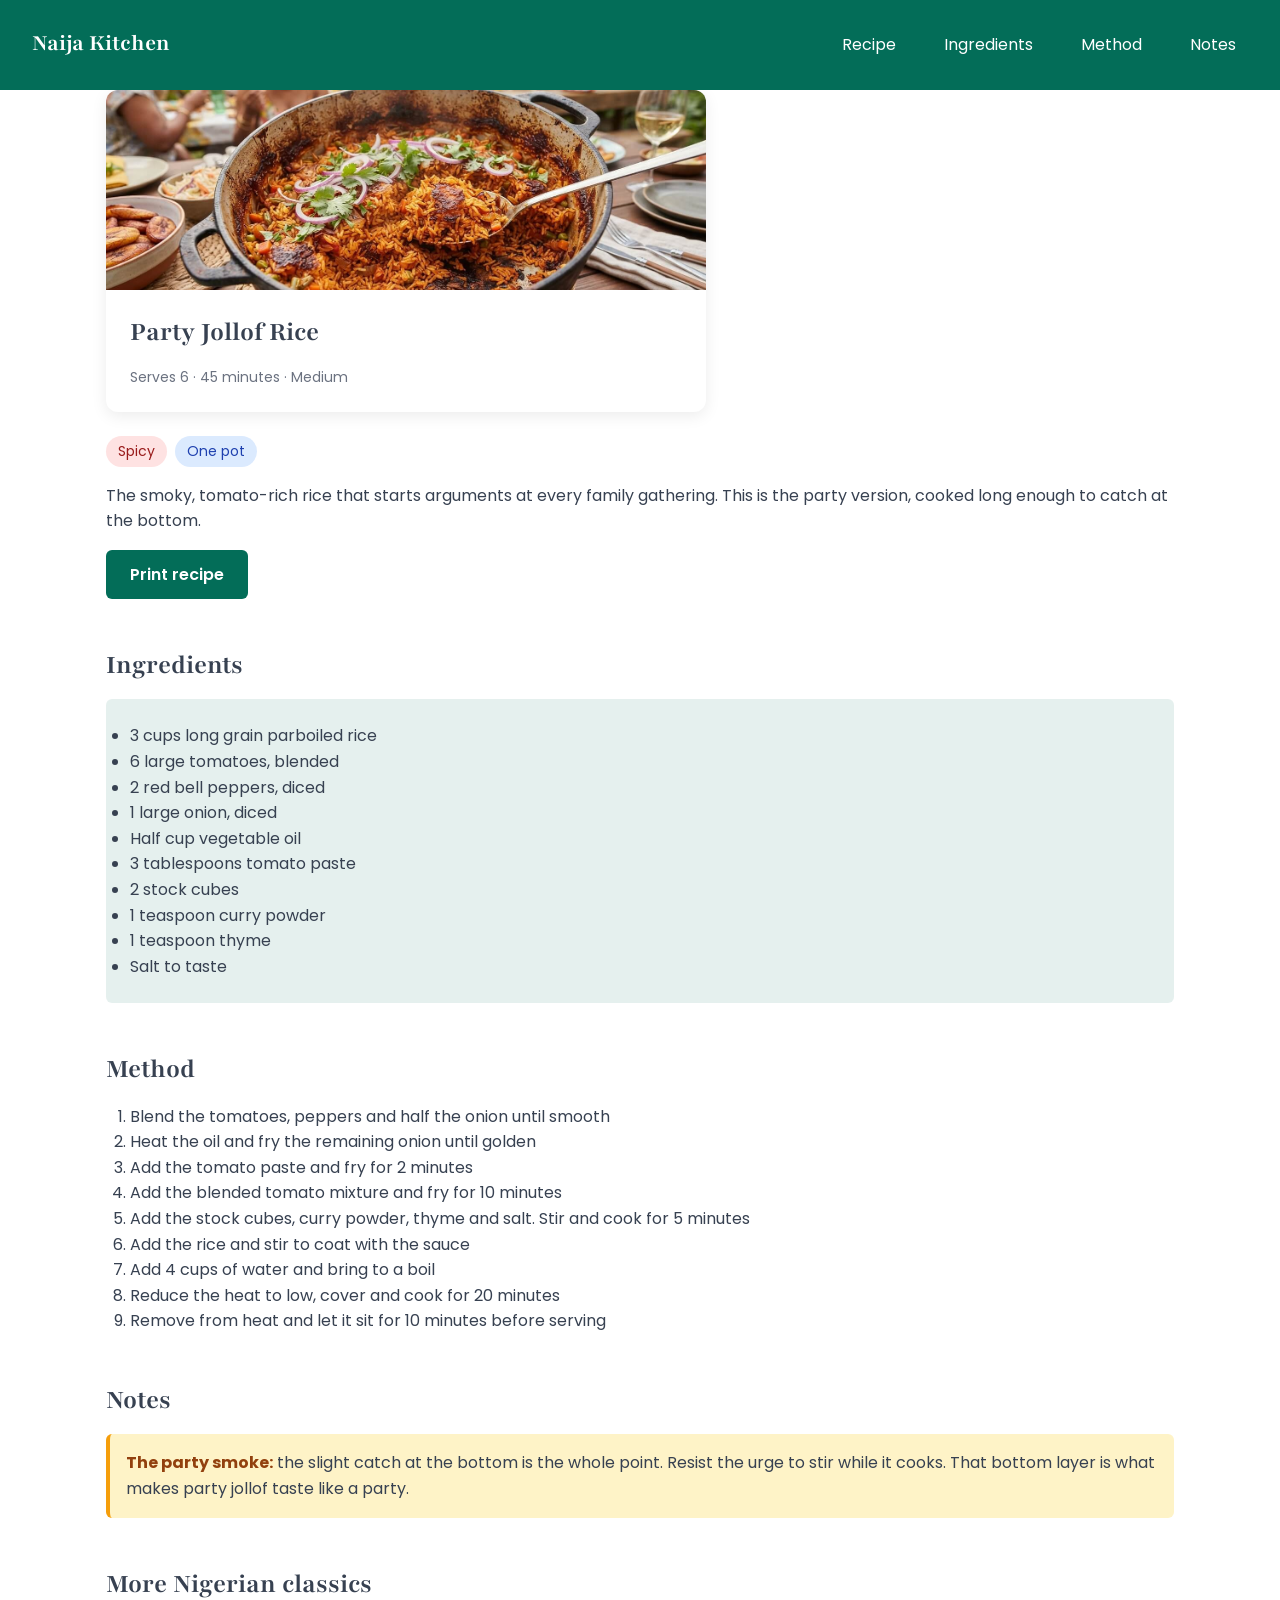
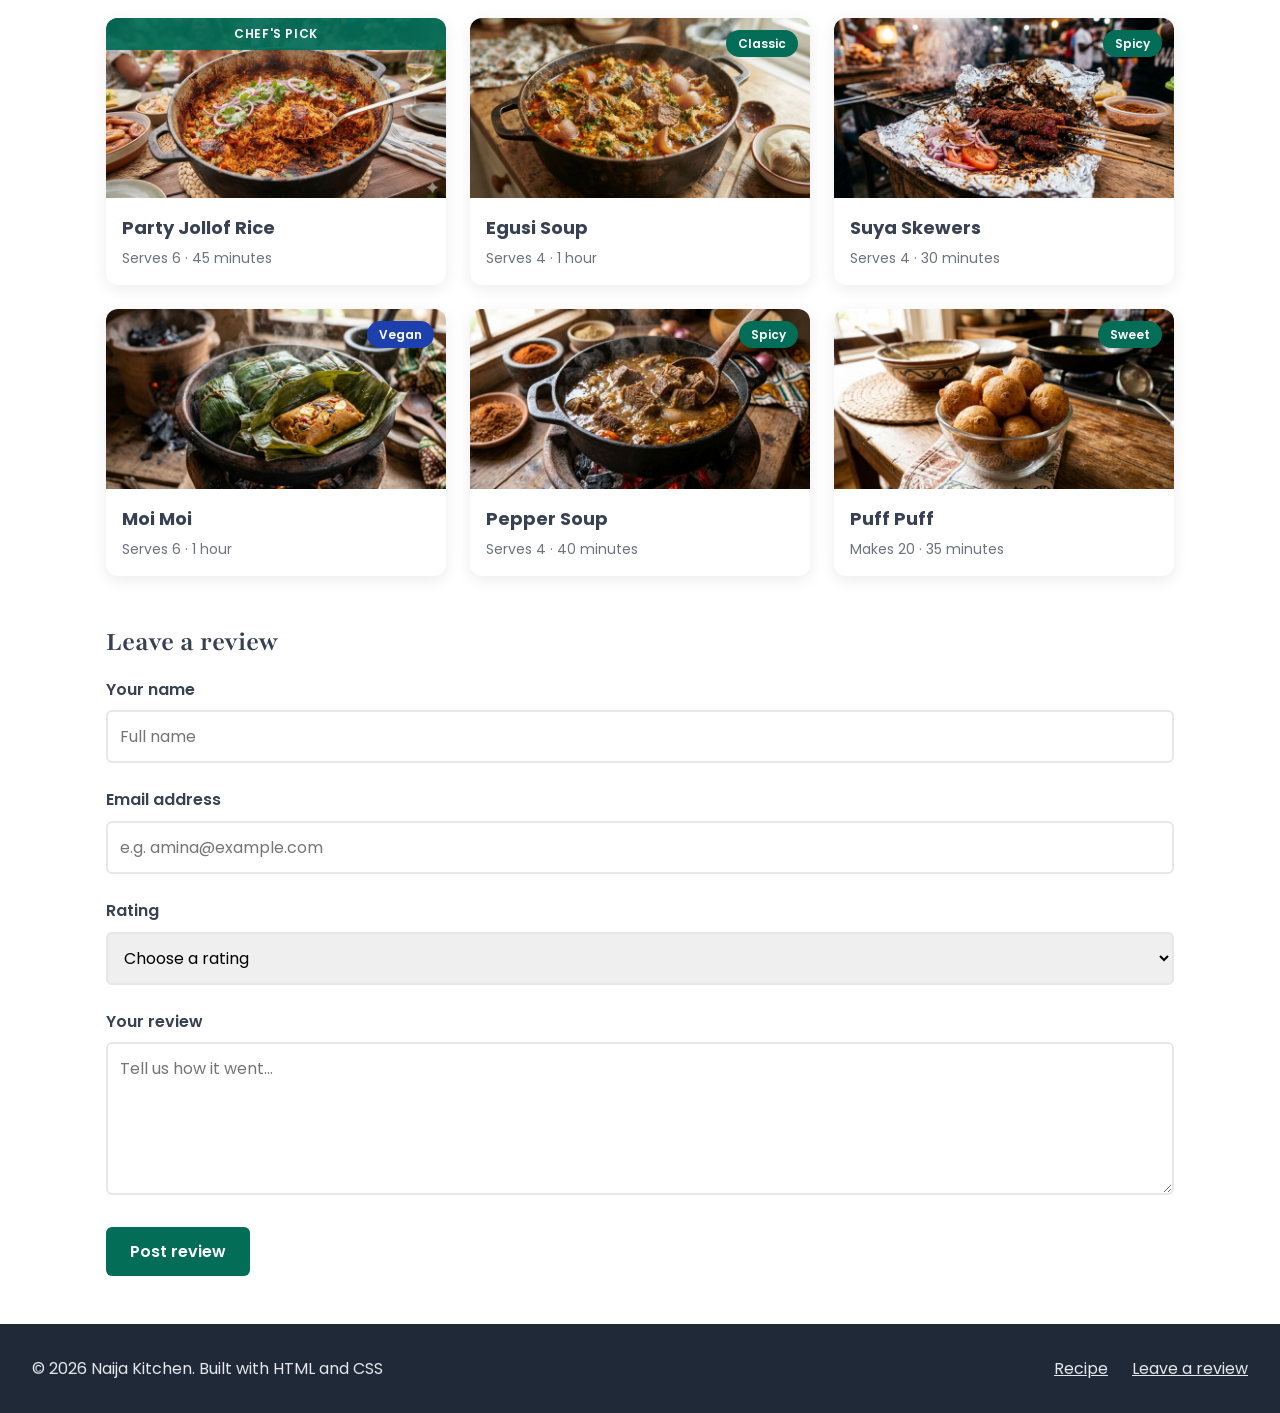
<file: index.html>
<!DOCTYPE html>
<html lang="en">
    <head>
        <meta charset="UTF-8">
        <meta name="viewport" content="width=device-width, initial-scale=1.0">
        <title>Naija Kitchen - Party Jollof Rice</title>
        <link rel="preconnect" href="https://fonts.googleapis.com">
        <link rel="preconnect" href="https://fonts.gstatic.com" crossorigin>
        <link href="https://fonts.googleapis.com/css2?family=Playfair:wght@700&family=Poppins:wght@400;600&display=swap" rel="stylesheet">
        <link rel="stylesheet" href="css/styles.css">
    </head>
    <body>
        <header>
            <h1>Naija Kitchen</h1>
            <input type="checkbox" id="nav-toggle" class="nav-toggle">
            <label for="nav-toggle" class="nav-toggle-label" aria-label="Open Menu">
                <span></span>
                <span></span>
                <span></span>
            </label>
            <nav>
                <ul>
                    <li>
                        <a href="#recipe">Recipe</a>
                    </li>
                    <li>
                        <a href="#ingredients">Ingredients</a>
                    </li>
                    <li>
                        <a href="#method">Method</a>
                    </li>
                    <li>
                        <a href="#notes">Notes</a>
                    </li>
                </ul>
            </nav>
        </header>
        <main class="container">
            <section id="recipe">
                <article class="recipe-card">
                    <img class="recipe-card__image" src="images/jollof.jpg" alt="A pot of party jollof rice, browned at the edges">
                    <div class="recipe-card__body">
                        <h2>Party Jollof Rice</h2>
                        <p class="recipe-meta">Serves 6 &middot; 45 minutes &middot; Medium</p>
                    </div>
                </article>
                <div class="tag-row">
                    <span class="tag tag--spicy">Spicy</span>
                    <span class="tag tag--quick">One pot</span>
                </div>
                <p class="recipe-intro">
                    The smoky, tomato-rich rice that starts arguments at every family gathering.
                    This is the party version, cooked long enough to catch at the bottom.
                </p>
                <button class="btn">Print recipe</button>
            </section>
            <section id="ingredients">
                <h2>Ingredients</h2>
                <ul class="ingredients">
                    <li>3 cups long grain parboiled rice</li>
                    <li>6 large tomatoes, blended</li>
                    <li> 2 red bell peppers, diced</li>
                    <li>1 large onion, diced</li>
                    <li>Half cup vegetable oil</li>
                    <li>3 tablespoons tomato paste</li>
                    <li>2 stock cubes</li>
                    <li>1 teaspoon curry powder</li>
                    <li>1 teaspoon thyme</li>
                    <li>Salt to taste</li>
                </ul>
            </section>
            <section id="method">
                <h2>Method</h2>
                <ol class="steps">
                    <li>Blend the tomatoes, peppers and half the onion until smooth</li>
                    <li>Heat the oil and fry the remaining onion until golden</li>
                    <li>Add the tomato paste and fry for 2 minutes</li>
                    <li>Add the blended tomato mixture and fry for 10 minutes</li>
                    <li>Add the stock cubes, curry powder, thyme and salt. Stir and cook for 5 minutes</li>
                    <li>Add the rice and stir to coat with the sauce</li>
                    <li>Add 4 cups of water and bring to a boil</li>
                    <li>Reduce the heat to low, cover and cook for 20 minutes</li>
                    <li>Remove from heat and let it sit for 10 minutes before serving</li>
                </ol>
            </section>
            <section id="notes">
                <h2>Notes</h2>
                <div class="note">
                    <p>
                        <strong>The party smoke:</strong>
                        the slight catch at the bottom is the whole point. Resist the urge to stir while it cooks.
                        That bottom layer is what makes party jollof taste like a party.
                    </p>
                </div>
            </section>
        </main>
        <section id="gallery" class="container">
            <h2>More Nigerian classics</h2>
            <div class="gallery">
                <article class="gallery__item">
                    <img
                        class="gallery__image"
                        src="images/jollof.jpg"
                        alt="A pot of party jollof rice"
                        width="400"
                        height="260"
                    >
                    <span class="gallery__ribbon">Chef's pick</span>
                    <div class="gallery__body">
                        <h3 class="gallery__title">Party Jollof Rice</h3>
                        <p class="gallery__meta">Serves 6 · 45 minutes</p>
                    </div>
                </article>
                <article class="gallery__item">
                    <img
                        class="gallery__image"
                        src="images/egusisoup.jpg"
                        alt="A pot of egusi soup"
                        width="400"
                        height="260"
                        loading="lazy"
                    >
                    <span class="gallery__badge">Classic</span>
                    <div class="gallery__body">
                        <h3 class="gallery__title">Egusi Soup</h3>
                        <p class="gallery__meta">Serves 4 · 1 hour</p>
                    </div>
                </article>
                <article class="gallery__item">
                    <img
                        class="gallery__image"
                        src="images/suya.jpg"
                        alt="A rack of suya skewers"
                        width="400"
                        height="260"
                        loading="lazy"
                    >
                    <span class="gallery__badge">Spicy</span>
                    <div class="gallery__body">
                        <h3 class="gallery__title">Suya Skewers</h3>
                        <p class="gallery__meta">Serves 4 · 30 minutes</p>
                    </div>
                </article>
                <article class="gallery__item">
                    <img
                        class="gallery__image"
                        src="images/moimoi.jpg"
                        alt="A pot of moi moi"
                        width="400"
                        height="260"
                        loading="lazy"
                    >
                    <span class="gallery__badge gallery__badge--cool">Vegan</span>
                    <div class="gallery__body">
                        <h3 class="gallery__title">Moi Moi</h3>
                        <p class="gallery__meta">Serves 6 · 1 hour</p>
                    </div>
                </article>
                <article class="gallery__item">
                    <img
                        class="gallery__image"
                        src="images/peppersoup.jpg"
                        alt="A pot of pepper soup"
                        width="400"
                        height="260"
                        loading="lazy"
                    >
                    <span class="gallery__badge">Spicy</span>
                    <div class="gallery__body">
                        <h3 class="gallery__title">Pepper Soup</h3>
                        <p class="gallery__meta">Serves 4 · 40 minutes</p>
                    </div>
                </article>
                <article class="gallery__item">
                    <img
                        class="gallery__image"
                        src="images/puff.jpg"
                        alt="a bowl of puff puff"
                        width="400"
                        height="260"
                        loading="lazy"
                    >
                    <span class="gallery__badge">Sweet</span>
                    <div class="gallery__body">
                        <h3 class="gallery__title">Puff Puff</h3>
                        <p class="gallery__meta">Makes 20 · 35 minutes</p>
                    </div>
                </article>
            </div>
        </section>
        <section id="review" class="container">
            <h2>Leave a review</h2>
            <form class="review-form">
                <div class="form-group">
                    <label for="name">Your name</label>
                    <input
                        type="text"
                        id="name"
                        name="name"
                        placeholder="Full name"
                        required
                    >
                </div>
                <div class="form-group">
                    <label for="email">Email address</label>
                    <input
                        type="email"
                        id="email"
                        name="email"
                        placeholder="e.g. amina@example.com"
                        required
                    >
                </div>
                <div class="form-group">
                    <label for="rating">Rating</label>
                    <select id="rating" name="rating" required>
                        <option value="">Choose a rating</option>
                        <option value="5">5 — Party jollof perfection</option>
                        <option value="4">4 — Almost perfect</option>
                        <option value="3">3 — Good, could be better</option>
                        <option value="2">2 — Needed work</option>
                        <option value="1">1 — I have questions</option>
                    </select>
                </div>
                <div class="form-group">
                    <label for="comment">Your review</label>
                    <textarea
                        id="comment"
                        name="comment"
                        rows="5"
                        placeholder="Tell us how it went..."
                    ></textarea>
                </div>
                <button type="submit" class="btn">Post review</button>
            </form>
        </section>
        <footer>
            <p>&copy; 2026 Naija Kitchen. Built with HTML and CSS</p>
            <ul class="footer-links">
                <li>
                    <a href="#recipe">Recipe</a>
                </li>
                <li>
                    <a href="#review">Leave a review</a>
                </li>
            </ul>
        </footer>
    </body>
</html>
</file>
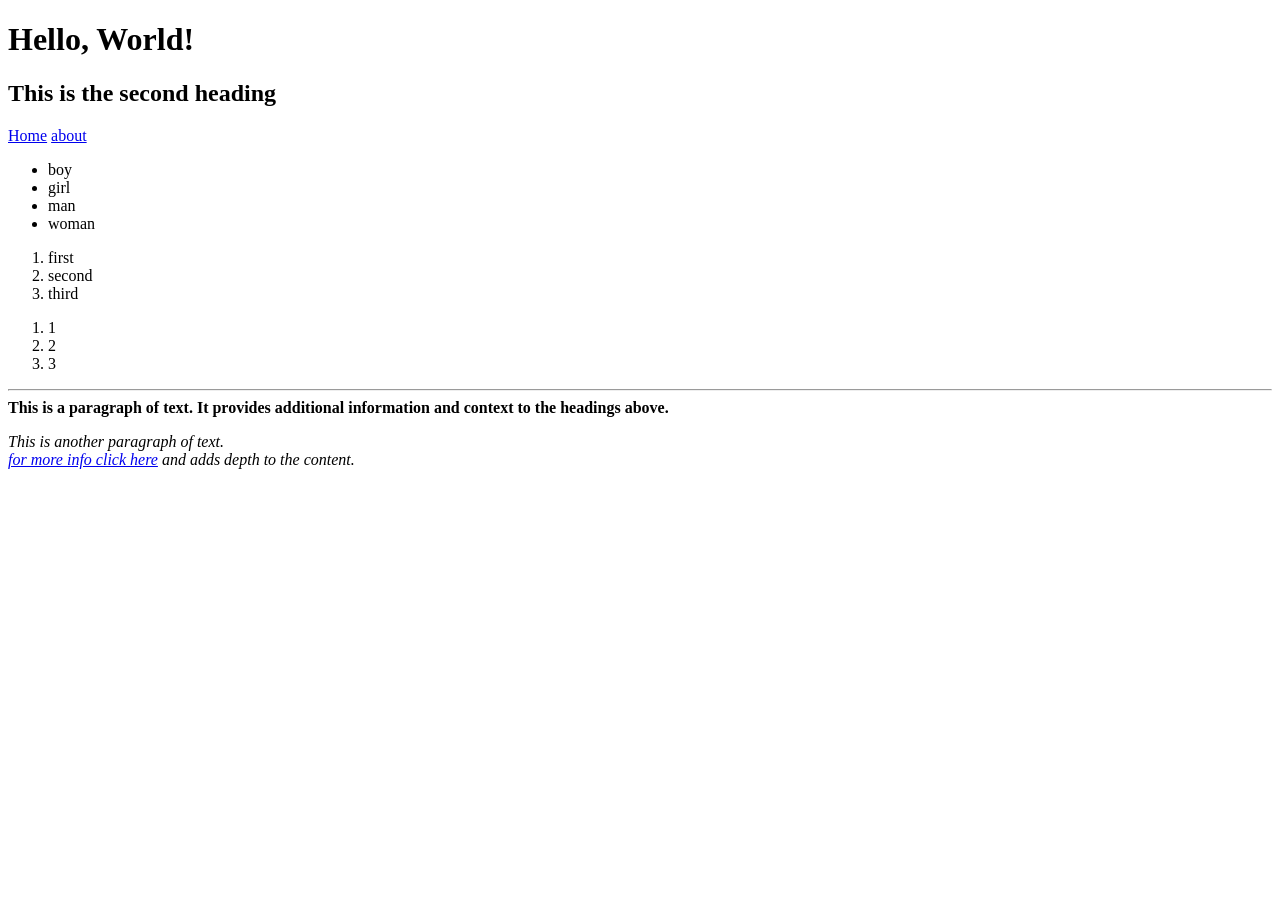
<file: week-01/day-2/index.html>
<!doctype html>
<html lang="en">
  <head>
    <meta charset="UTF-8" />
    <meta name="viewport" content="width=device-width, initial-scale=1.0" />
    <title>my first webpage</title>
  </head>
  <body>
    <h1>Hello, World!</h1>
    <h2>This is the second heading</h2>

    <a href="https://www.google.com" target="_blank">Home</a>
    <a href="https://www.google.com" >about</a>

    <ul>
        <li>boy</li>
        <li>girl</li>
        <li>man</li>
        <li>woman</li>
    </ul>

    <ol>
        <li>first</li>
        <li>second</li>
        <li>third</li>
    </ol>   

    <ol>
        <li>1</li>
        <li>2</li>
        <li>3</li>
    </ol>   

    <p>
    <hr />
      <strong
        >This is a paragraph of text. It provides additional information and
        context to the headings above.</strong
      >
    </p>

    <p>
      <em
        >This is another paragraph of text. <br /><a href="https://www.facebook.com">for more info click here</a>
        and adds depth to the content.</em
      >
    </p>
    
  </body>
</html>
</file>
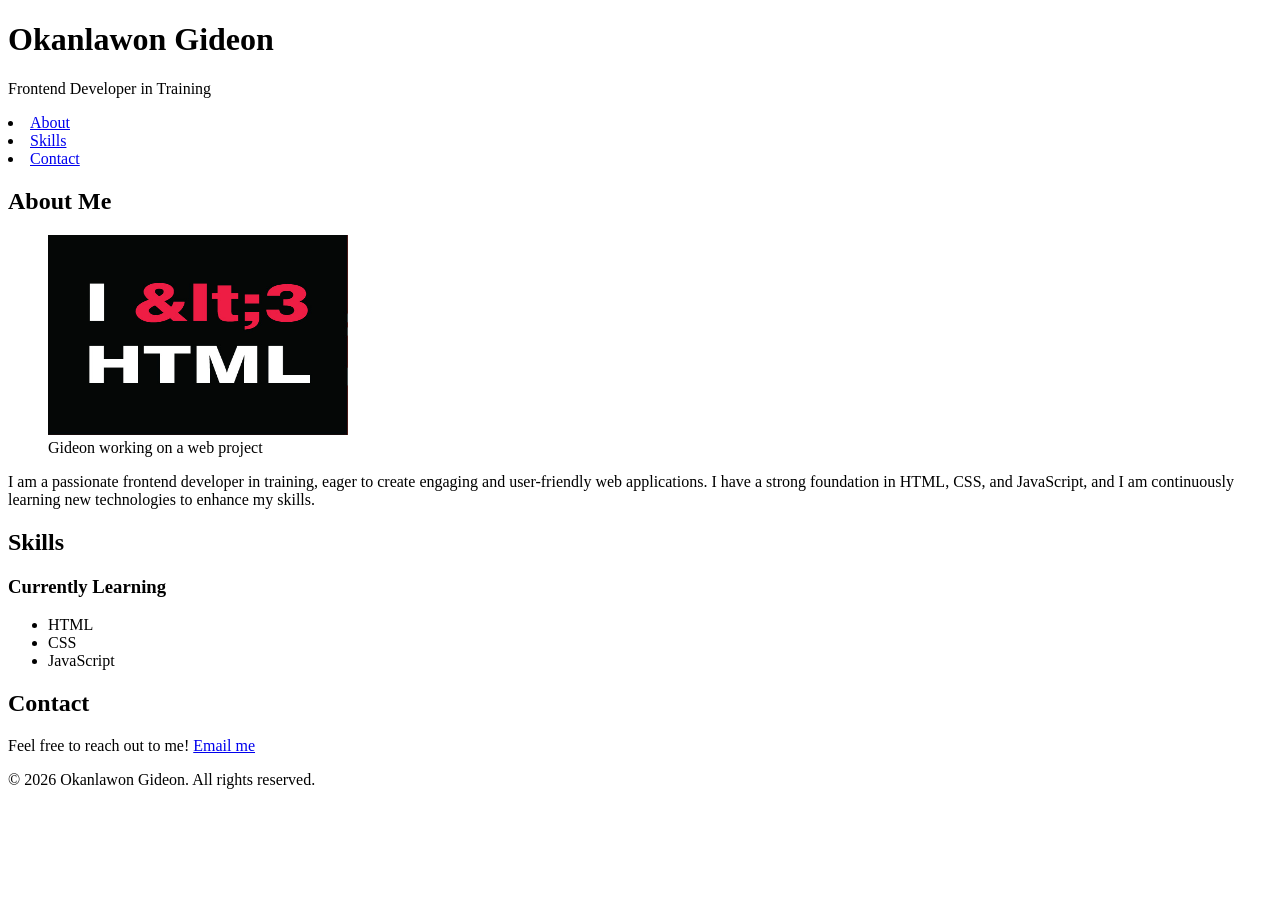
<file: week-01/day-3/index.html>
<!DOCTYPE html>
<html lang="en">
    <head>
        <meta charset="UTF-8">
        <meta name="viewport" content="width=device-width, initial-scale=1.0">
        <title>Gideon's portfolio</title>
    </head>
    <body>
        <header>
            <h1>Okanlawon Gideon</h1>
            <p>Frontend Developer in Training</p>
            <nav>
                <li>
                    <a href="#about">About</a>
                </li>
                <li>
                    <a href="#skills">Skills</a>
                </li>
                <li>
                    <a href="#contact">Contact</a>
                </li>
            </nav>
        </header>
        <main>
            <section id="about">
                <h2>About Me</h2>
                <figure>
                    <img
                        src="images/i-love-html.jpg"
                        alt="i love html"
                        width="300"
                        height="200"
                    >
                    <figcaption>Gideon working on a web project</figcaption>
                </figure>
                <p>I am a passionate frontend developer in training, eager to create engaging and user-friendly web applications. I have a strong foundation in HTML, CSS, and JavaScript, and I am continuously learning new technologies to enhance my skills.</p>
            </section>
            <section id="skills">
                <h2>Skills</h2>
                <h3>Currently Learning</h3>
                <ul>
                    <li>HTML</li>
                    <li>CSS</li>
                    <li>JavaScript</li>
                </ul>
            </section>
            <section id="contact">
                <h2>Contact</h2>
                <p>
                    Feel free to reach out to me!
                    <a href="mailto:gideon@nodecademy.com">Email me</a>
                </p>
            </section>
        </main>
        <footer>
            <p>&copy; 2026 Okanlawon Gideon. All rights reserved.</p>
        </footer>
    </body>
</html>
</file>
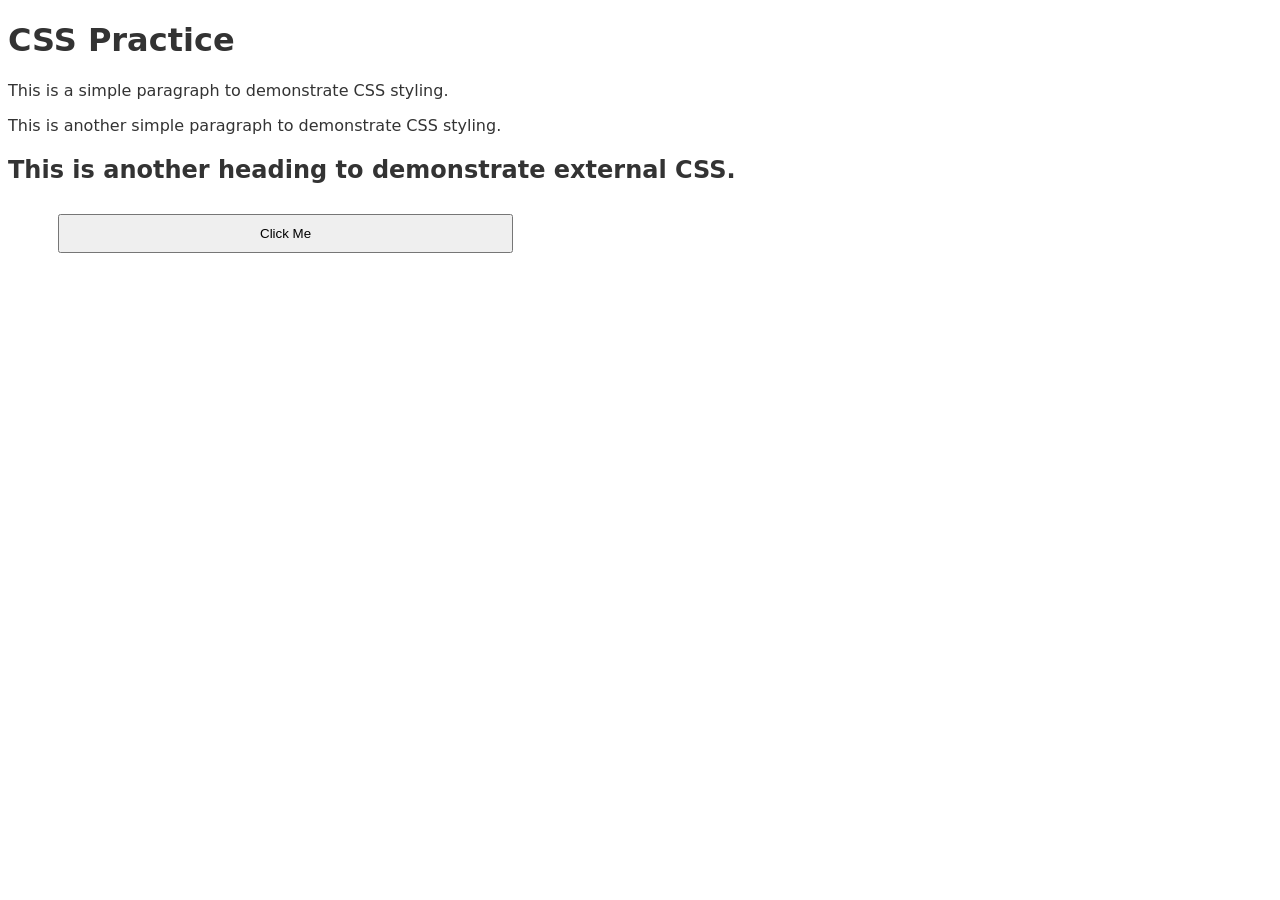
<file: week-02/day-01/index.html>
<!DOCTYPE html>
<html lang="en">
    <head>
        <meta charset="UTF-8">
        <meta name="viewport" content="width=device-width, initial-scale=1.0">
        <title>css</title>
        <!-- 3. EXTERNAL CSS - BEST PRACTICE -->
        <link rel="stylesheet" href="./style.css">
    </head>
    <body>
        <!-- 1. INLINE CSS - NOT RECOMMENDED -->
        <h1>CSS Practice</h1>
        <p>This is a simple paragraph to demonstrate CSS styling.</p>
        <p id="description">This is another simple paragraph to demonstrate CSS styling.</p>
        <h2>This is another heading to demonstrate external CSS.</h2>
        <button class="btn btn-primary btn-large">Click Me</button>
    </body>
</html>
</file>
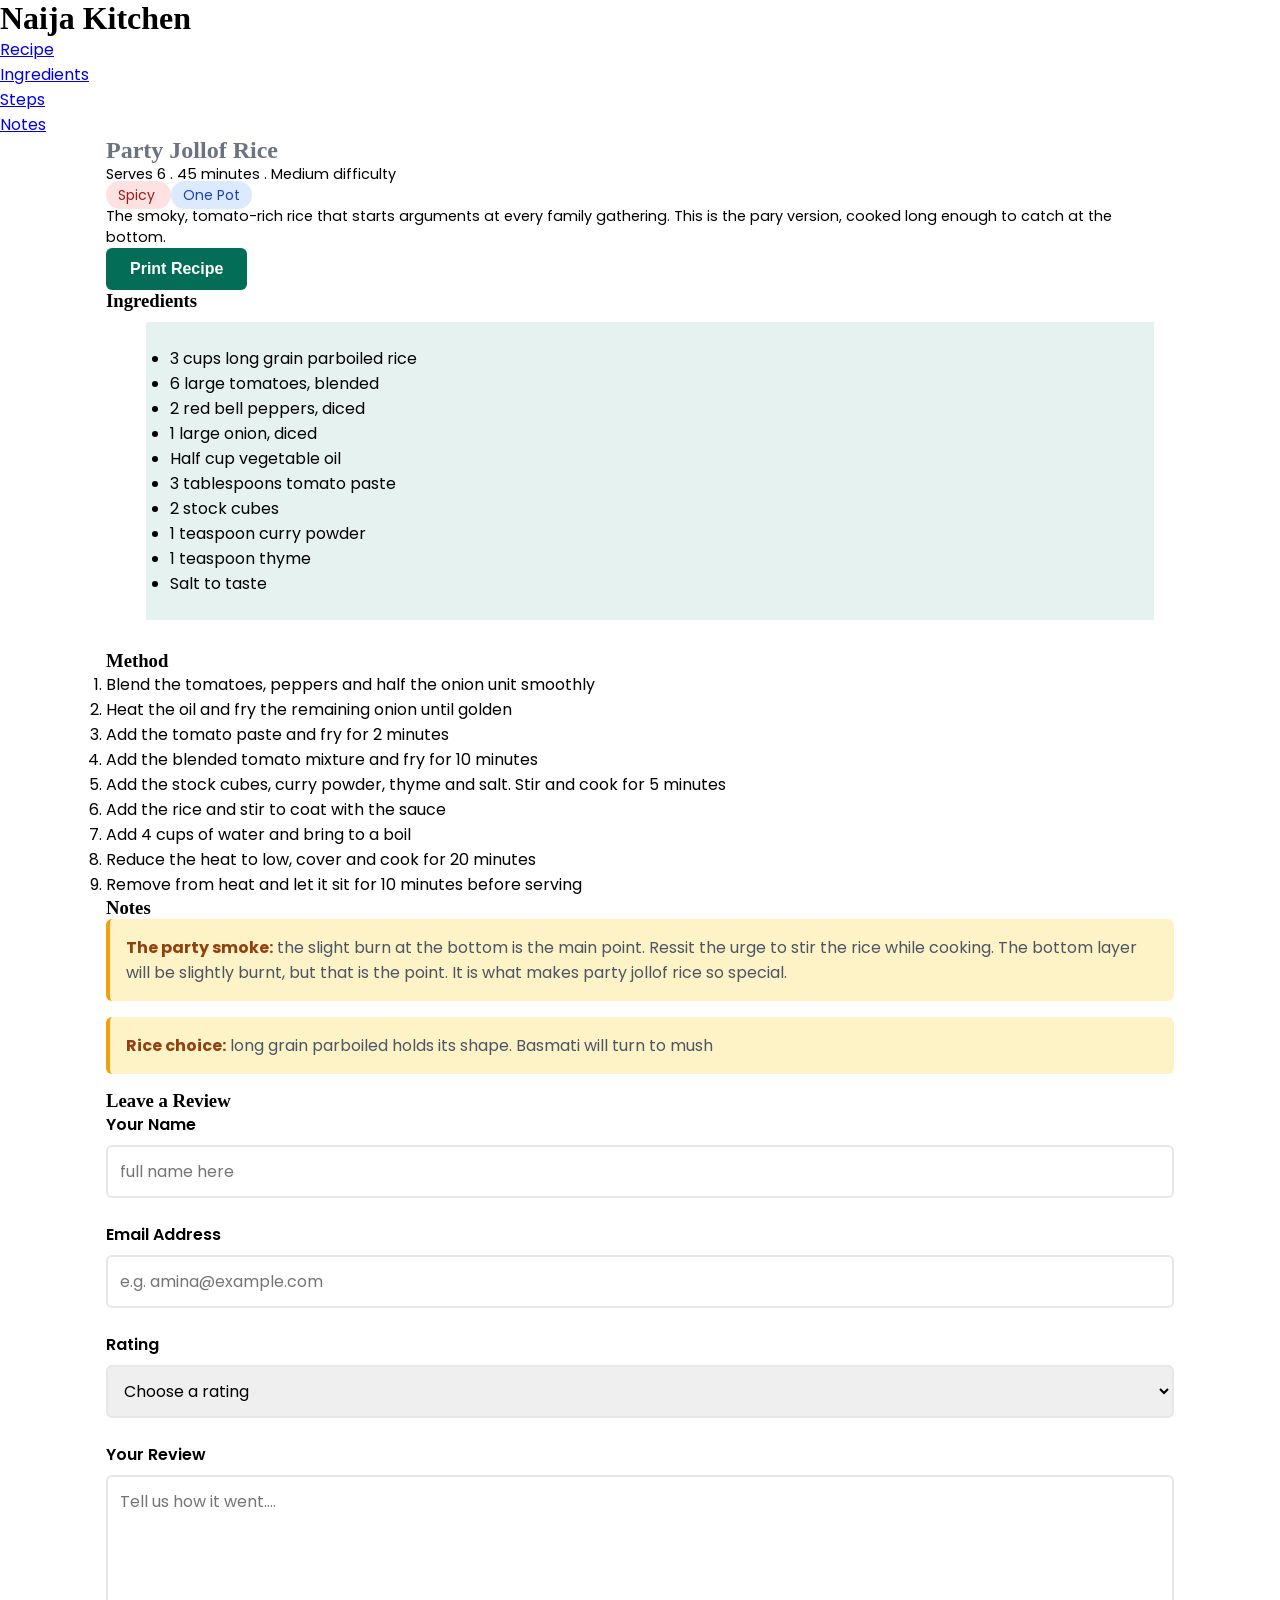
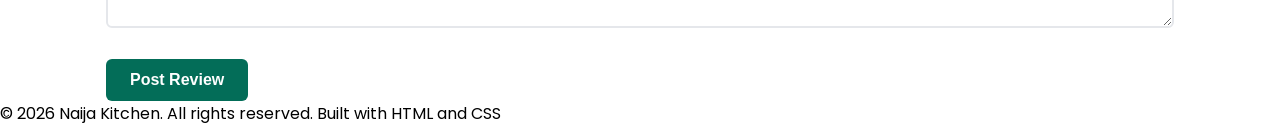
<file: week-02/day-02/index.html>
<!DOCTYPE html>
<html lang="en">
    <head>
        <meta charset="UTF-8">
        <meta name="viewport" content="width=device-width, initial-scale=1.0">
        <title>Party Jollof Rice - Recipe</title>
        <link rel="preconnect" href="https://fonts.googleapis.com">
        <link rel="preconnect" href="https://fonts.gstatic.com" crossorigin>
        <link href="https://fonts.googleapis.com/css2?family=Oswald:wght@200..700&family=Playfair:ital,opsz,wght@0,5..1200,300..900;1,5..1200,300..900&family=Poppins:ital,wght@0,100;0,200;0,300;0,400;0,500;0,600;0,700;0,800;0,900;1,100;1,200;1,300;1,400;1,500;1,600;1,700;1,800;1,900&display=swap" rel="stylesheet">
        <link rel="stylesheet" href="./css/style.css">
    </head>
    <body>
        <header>
            <h1>Naija Kitchen</h1>
            <nav>
                <ul>
                    <li>
                        <a href="#hero">Recipe</a>
                    </li>
                    <li>
                        <a href="#ingredients">Ingredients</a>
                    </li>
                    <li>
                        <a href="#steps">Steps</a>
                    </li>
                    <li>
                        <a href="#notes">Notes</a>
                    </li>
                </ul>
            </nav>
        </header>
        <main class="container">
            <section id="hero">
                <h2 class="recipe-title">Party Jollof Rice</h2>
                <p class="recipe-meta">Serves 6 . 45 minutes . Medium difficulty</p>
                <p>
                    <span class="tag tag--spicy">
                        Spicy
                    </span>
                    <span class="tag tag--quick">One Pot</span>
                </p>
                <p class="recipe-intro">
                    The smoky, tomato-rich rice that starts arguments at every family gathering.
                This is the pary version, cooked long enough to catch at the bottom.
                </p>
                <button class="btn">Print Recipe</button>
            </section>
            <section id="ingredients">
                <h3>Ingredients</h3>
                <ul class="ingredients">
                    <li>3 cups long grain parboiled rice</li>
                    <li>6 large tomatoes, blended</li>
                    <li> 2 red bell peppers, diced</li>
                    <li>1 large onion, diced</li>
                    <li>Half cup vegetable oil</li>
                    <li>3 tablespoons tomato paste</li>
                    <li>2 stock cubes</li>
                    <li>1 teaspoon curry powder</li>
                    <li>1 teaspoon thyme</li>
                    <li>Salt to taste</li>
                </ul>
            </section>
            <section id="steps">
                <h3>Method</h3>
                <ol class="steps">
                    <li>Blend the tomatoes, peppers and half the onion unit smoothly</li>
                    <li>Heat the oil and fry the remaining onion until golden</li>
                    <li>Add the tomato paste and fry for 2 minutes</li>
                    <li>Add the blended tomato mixture and fry for 10 minutes</li>
                    <li>Add the stock cubes, curry powder, thyme and salt. Stir and cook for 5 minutes</li>
                    <li>Add the rice and stir to coat with the sauce</li>
                    <li>Add 4 cups of water and bring to a boil</li>
                    <li>Reduce the heat to low, cover and cook for 20 minutes</li>
                    <li>Remove from heat and let it sit for 10 minutes before serving</li>
                </ol>
            </section>
            <section id="notes">
                <h3>Notes</h3>
                <div class="note">
                    <p>
                        <strong>The party smoke:</strong>
                        the slight burn at the bottom is the main point. 
                    Ressit the urge to stir the rice while cooking. 
                    The bottom layer will be slightly burnt, 
                    but that is the point. It is what makes party jollof rice so special.
                    </p>
                </div>
                <div class="note">
                    <p>
                        <strong>Rice choice:</strong>
                        long grain parboiled holds its shape.
                Basmati will turn to mush
                    </p>
                </div>
            </section>
        </main>
        <section id="review" class="container">
            <h3>Leave a Review</h3>
            <form class="review-form">
                <div class="form-group">
                    <label for="name">Your Name</label>
                    <input
                        type="text"
                        id="name"
                        name="name"
                        placeholder="full name here"
                        required
                    >
                </div>
                <div class="form-group">
                    <label for="email">Email Address</label>
                    <input
                        type="email"
                        id="email"
                        name="email"
                        placeholder="e.g. amina@example.com"
                        required
                    >
                </div>
                <div class="form-group">
                    <label for="rating">Rating</label>
                    <select id="rating" name="rating" required>
                        <option value="">Choose a rating</option>
                        <option value="5">5 - Party jollof perfection</option>
                        <option value="4">4 - Almost perfect</option>
                        <option value="3">3 - Good, but could be better</option>
                        <option value="2">2 - Needed work</option>
                        <option value="1">1 - I have questions</option>
                    </select>
                </div>
                <div class="form-group">
                    <label for="comment">Your Review</label>
                    <textarea
                        id="comment"
                        name="comment"
                        rows="5"
                        placeholder="Tell us how it went...."
                    ></textarea>
                </div>
                <button type="submit" class="btn">Post Review</button>
            </form>
        </section>
        <footer>
            <p>&copy; 2026 Naija Kitchen. All rights reserved. Built with HTML and CSS</p>
        </footer>
    </body>
</html>
</file>
<file: css/styles.css>
/* ===== DESIGN TOKENS ===== */
:root {
    --brand: #036d58;
    --brand-dark: #025243;
    --brand-rgb: 3, 109, 88;
    --textcolor: white;
}



/* ====== RESET ====== */
* {
    margin: 0;
    padding: 0;
    box-sizing: border-box;
}

/* ====== SPACING SCALE ======  */
/* only use these. No arbitrary numbers.
    0.5rem - 1rem - 1.5rem - 2rem - 3rem - 4rem */


body {
    font-family: 'Poppins', system-ui, sans-serif;
    color: #374151;
    line-height: 1.6;
}

h1, h2 {
    font-family: 'Playfair', Georgia, serif;
}

h1 {
    font-size: 2rem;
    line-height: 1.2;
    margin-bottom: 1rem;
}

h2 {
    font-size: 1.75rem;
    line-height: 1.3;
    margin-bottom: 1rem;
    margin-top: 2rem;
}

p {
    margin-bottom: 1rem;
}

ul, ol {
    margin-bottom: 1rem;
    padding-left: 1.5rem;
}

section {
    margin-bottom: 3rem;
}


/* ===== LAYOUT =====*/
.container {
    width: 100%;
    max-width: 1100px;
    margin: 0 auto;
    padding: 0 1rem;
}

/* ===== HEADER ===== */
header {
    background: var(--brand);
    color: white;
    padding: 1.5rem 2rem;
    display: flex;
    justify-content: space-between;
    align-items: center;
    position: sticky;
    top: 0;
    z-index: 10;
}

header h1 {
    margin-bottom: 0;
    font-size: 1.5rem;
}

nav ul {
    list-style: none;
    padding-left: 0;
    margin-bottom: 0;
    display: flex;
    gap: 1.5rem;
    flex-wrap: wrap;

}

nav a {
    color: white;
    text-decoration: none;
    padding: 0.5rem 0.75rem;
    border-radius: 4px;
    display: inline-block;
}

nav a:hover,
nav a:focus {
    background: rgba(255, 255, 255, 0.15);
}


.recipe-card {
    max-width: 600px;
    background: white;
    border-radius: 12px;
    box-shadow: 0 4px 16px rgba(0, 0, 0, 0.08);
    overflow: hidden;
    margin-bottom: 1.5rem;
}

.recipe-card__image {
    width: 100%;
    height: 200px;
    object-fit: cover;
    display: block;
}

.recipe-card__body {
    padding: 1.5rem;
}

.recipe-card__body h2 {
    margin-top: 0;
}

.recipe-meta {
    color: #6b7280;
    font-size: 0.875rem;
    margin-bottom: 0;
}

/* ===== TAGS  ======= */
.tag-row {
    display: flex;
    gap: 0.5rem;
    flex-wrap: wrap;
    margin-bottom: 1rem;
}

.tag {
    display: inline-block;
    padding: 0.25rem 0.75rem;
    border-radius: 99px;
    font-size: 0.875rem;
}

.tag--spicy {
    background: #fee2e2;
    color: #991b1b;
}

.tag--quick {
    background: #dbeafe;
    color: #1e40af;
}

/* ======= BUTTON ======= */
.btn {
    display: inline-block;
    background: var(--brand);
    color: white;
    padding: 0.75rem 1.5rem;
    border: none;
    border-radius: 6px;
    font-size: 1rem;
    font-weight: 600;
    font-family: inherit;
    cursor: pointer;
}

.btn:hover,
.btn:focus {
    background: var(--brand-dark);
}

/* INGREDIENTS */
.ingredients {
    background: rgba(var(--brand-rgb), 0.1);
    padding: 1.5rem;
    border-radius: 6px;
}

/* NOTES */
.note {
    background: #fef3c7;
    padding: 1rem;
    border-left: 4px solid #f59e0b;
    border-radius: 6px;
    margin-bottom: 1rem;
}

.note p {
    margin-bottom: 0;
}

.note strong {
    color: #92400e
}

/* FOOTER */
footer {
    padding: 2rem;
    margin-top: 3rem;
    background: #1f2937;
    color: #e5e7eb;

    display: flex;
    justify-content: space-between;
    align-items: center;
    flex-wrap: wrap;
    gap: 1rem;
}

.footer-links {
    list-style: none;
    display: flex;
    gap: 1.5rem;
    margin-bottom: 0;
    padding-left: 0;
}

.footer-links a {
    color: #e5e7eb;
}

.footer-links a:hover,
.footer-links a:focus {
    color: white;
}

footer p {
    margin-bottom: 0;
}


/* ===== REVIEW FORM ===== */
.form-group {
    margin-bottom: 1.5rem;
}

label {
    display: block;
    margin-bottom: 0.5rem;
    font-weight: 600;
}

input, select, textarea {
    width: 100%;
    padding: 0.75rem;
    border: 2px solid #e5e7eb;
    border-radius: 6px;
    font-family: inherit;
    font-size: 1rem;
}

input:focus,
select:focus,
textarea:focus {
    outline: none;
    border-color: var(--brand);
    box-shadow: 0 0 0 3px rgba(var(--brand-rgb), 0.15);
}


/***** RECIPE GALLERY *******/
.gallery {
    display: grid;
    grid-template-columns: repeat(auto-fit, minmax(280px, 1fr));
    gap: 1.5rem;
    margin-bottom: 3rem;
}

.gallery__item {
    background: white;
    border-radius: 12px;
    box-shadow: 0 4px 16px rgba(0, 0, 0, 0.08);
    overflow: hidden;
    transition: transform 0.2s ease, box-shadow 0.2s ease;
    position: relative;
}

.gallery__image {
    width: 100%;
    height: 180px;
    object-fit: cover;
    display: block;
}

.gallery__body {
    padding: 1rem;
}

.gallery__title {
    font-size: 1.125rem;
    margin-top: 0;
    margin-bottom: 0.25rem;
}

.gallery__meta {
    color: #6b7280;
    font-size: 0.875rem;
    margin-bottom: 0;
}

.gallery__item:hover,
.gallery__item:focus-within {
    transform: translateY(-4px);
    box-shadow: 0 8px 24px rgba(0, 0, 0, 0.12);
}


/******** CARD BADGE ********/
.gallery__badge {
    position: absolute;
    top: 12px;
    right: 12px;
    z-index: 1;

    background: var(--brand);
    color: white;
    padding: 0.25rem 0.75rem;
    border-radius: 99px;
    font-size: 0.75rem;
    font-weight: 600;
}

/***** BADGE VARIANT *****/
.gallery__badge--cool {
    background: #1e40af;
}

/****** CARD RIBBON ********/
.gallery__ribbon {
    position: absolute;
    top: 0;
    left: 0;
    right: 0;
    z-index: 1;

    background: rgba(var(--brand-rgb), 0.92);
    color: white;
    text-align: center;
    padding: 0.4rem;
    font-size: 0.75rem;
    font-weight: 600;
    letter-spacing: 0.05em;
    text-transform: uppercase;
}

/***** MOBILE NAV *****/
.nav-toggle {
    position: absolute;
    opacity: 0;
    width: 1px;
    height: 1px;
}

.nav-toggle-label {
    display: none;
    flex-direction: column;
    gap: 5px;
    cursor: pointer;
    padding: 0.5rem;
}

.nav-toggle-label span {
    display: block;
    width: 26px;
    height: 3px;
    background: white;
    border-radius: 2px;
}



/***** MOBILE *****/
@media (max-width: 640px) {
    header {
        display: flex;
        flex-direction: row;
        flex-wrap: wrap;
        padding: 1rem;
        justify-content: space-between;
        align-items: center;
        padding: 1rem;
    }

    header h1 {
        margin-bottom: 0;
        font-size: 1.25rem;
    }

    h2 {
        font-size: 1.375rem;
    }

    .nav-toggle-label {
        display: flex;
    }

    nav {
        display: none;
        flex-basis: 100%;
        width: 100%;
    }

    nav a {
        display: block;
        padding: 0.75rem 0.5rem;
    }

    .nav-toggle:checked~nav {
        display: block;
    }

    nav ul {
        display: flex;
        flex-direction: column;
        gap: 0.5rem;
        padding-left: 0;
        margin-bottom: 0;
    }

    section {
        margin-bottom: 2rem;
    }

    footer {
        flex-direction: column;
        text-align: center;
        padding: 1.5rem
    }
}
</file>
<file: week-02/day-01/style.css>
body {
    font-family: 'Segoe UI', system-ui, sans-serif;
    color: #333;
    line-height: 1.2;
}

.btn {
    padding: 10px 200px;
    margin: 10px 50px;
}
</file>
<file: week-02/day-02/css/style.css>
/* ================================
NAIJA KITCHEN - starter sytlessheet

Some rules in here will not work.
Finding ou why is your job today. 
=================================*/

/* ===== BASE ===== */
/* you will write the body rules here */
* {
    margin: 0;
    padding: 0;
    box-sizing: border-box;
}

/* HERO */
#hero h2 {
    color: #6b7280
}

#hero p {
    font-size: 0.9rem;
}

.recipe-title {
    color: #036d58
}

.recipe-intro {
    font-size: 1.2rem;
}


/* TAGS */
.tag {
    padding: 0.25rem 0.75rem;
    border-radius: 99px;
    font-size: 0.875rem;
}

.tag--spicy {
    background: #fee2e2;
    color: #991b1b;
}

.tag--quick {
    background: #dbeafe;
    color: #1e40af;

}

/* BUTTON */
.btn {
    background: #036d58;
    color: white;
    padding: 0.75rem 1.5rem;
    border: none;
    border-radius: 6px;
    cursor: pointer;
}

button {
    background: #9ca3af;

}


/* NOTES */
.note {
    background: #fef3c7;
    padding: 1rem;
    border-left: 4px solid #f59e0b;
    border-radius: 6px;
    margin-bottom: 1rem;
}

.note p {
    color: #4b5563;
}

.note strong {
    color: #92400e !important;
}

.ingredients {
    background: #e6f2ef;
    padding: 1.5rem;
    margin: 10px 20px 30px 40px;
}

.container {
    width: 100%;
    max-width: 1100px;
    margin: 0 auto;
    padding: 0 1rem;
}

/* REVIEW FORM */
.form-group {
    margin-bottom: 1.5rem;
}

label {
    display: block;
    margin-bottom: 0.5rem;
    font-weight: 600;
}

input,
select,
textarea {
    width: 100%;
    padding: 0.75rem;
    border: 2px solid #e5e7eb;
    border-radius: 6px;
    font-family: inherit;
    font-size: 1rem;
}

input:focus,
select:focus,
textarea:focus {
    outline: none;
    border-color: #036d58;
}

.btn {
    display: inline-block;
    background: #036d58;
    color: white;
    padding: 0.75rem 1.5rem;
    border: none;
    border-radius: 6px;
    font-size: 1rem;
    font-weight: 600;
    cursor: pointer;
}

.btn:hover,
.btn:focus {
    background: #025243;
}

body {
    font-family: 'Poppins', system-ui, sans-serif;
}

h1,
h2,
h3 {
    font-family: 'Playfair Display', Georgia, serif;

}
</file>
